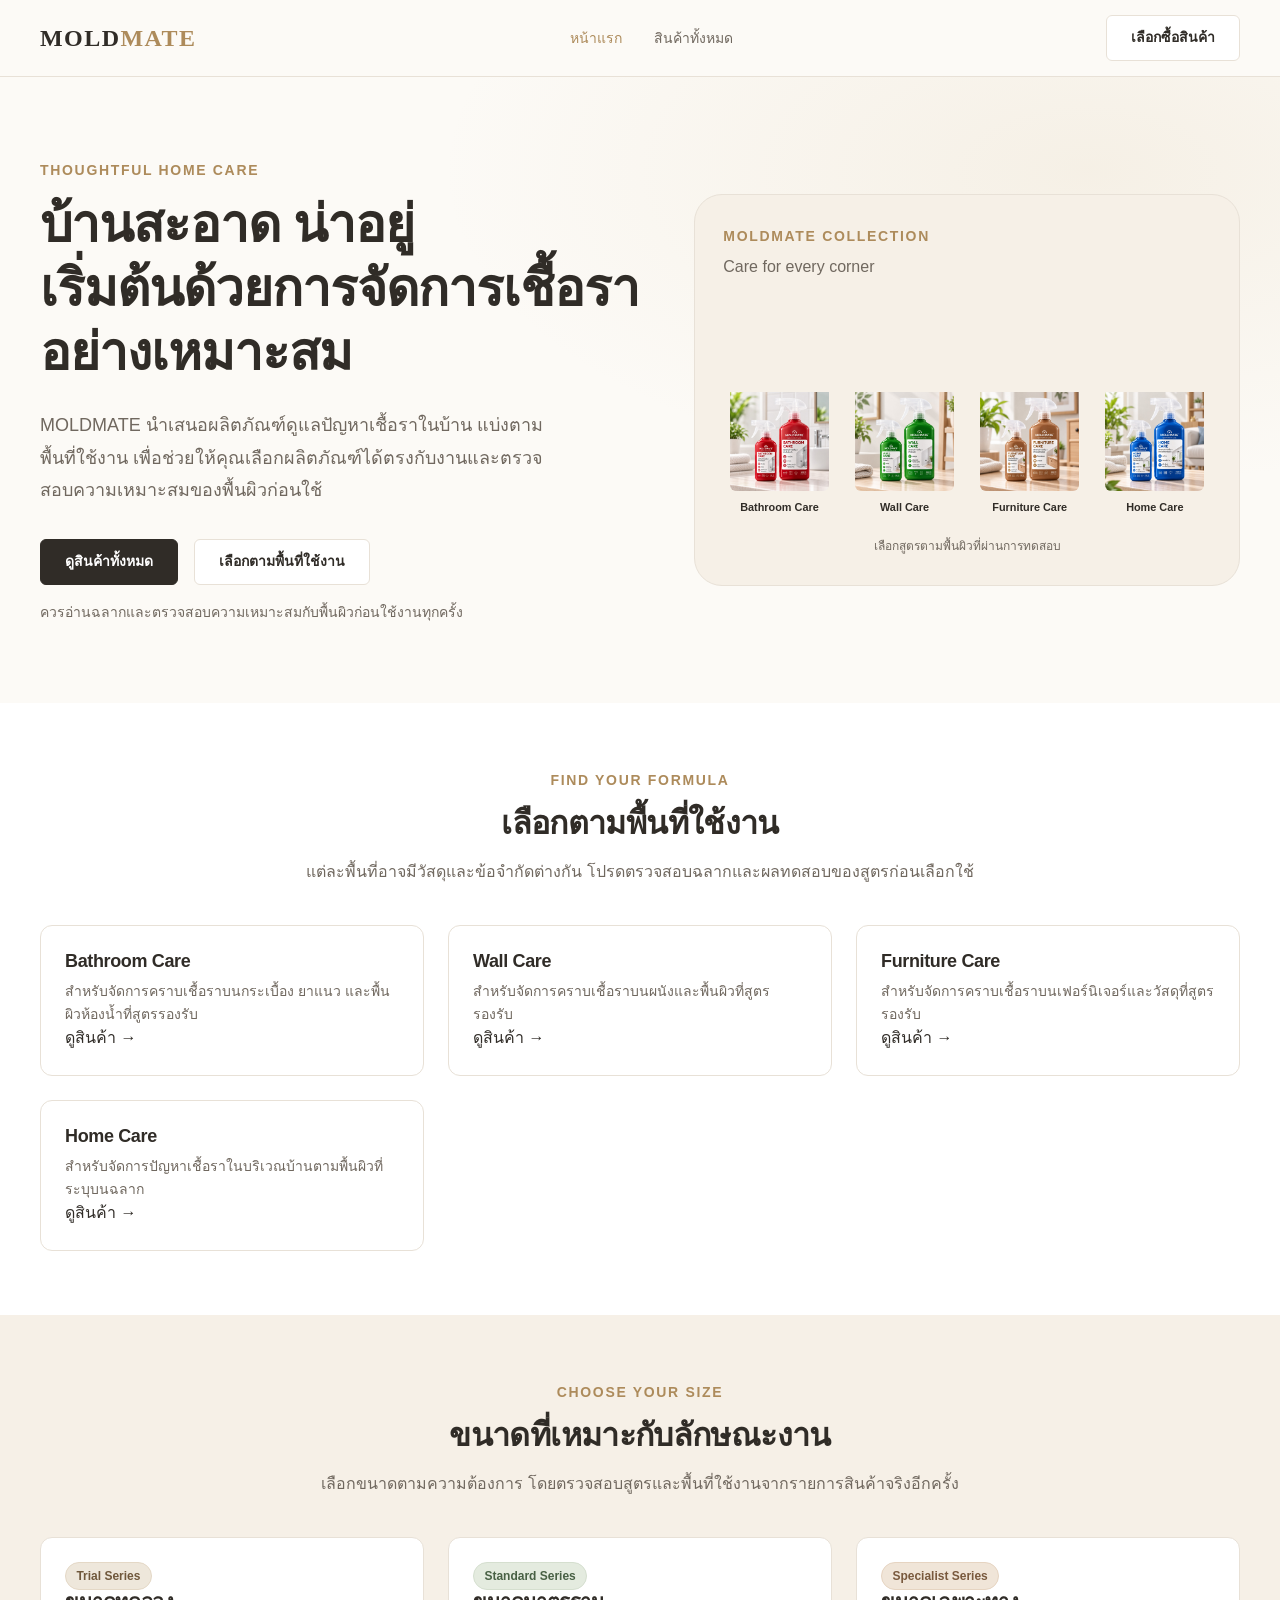
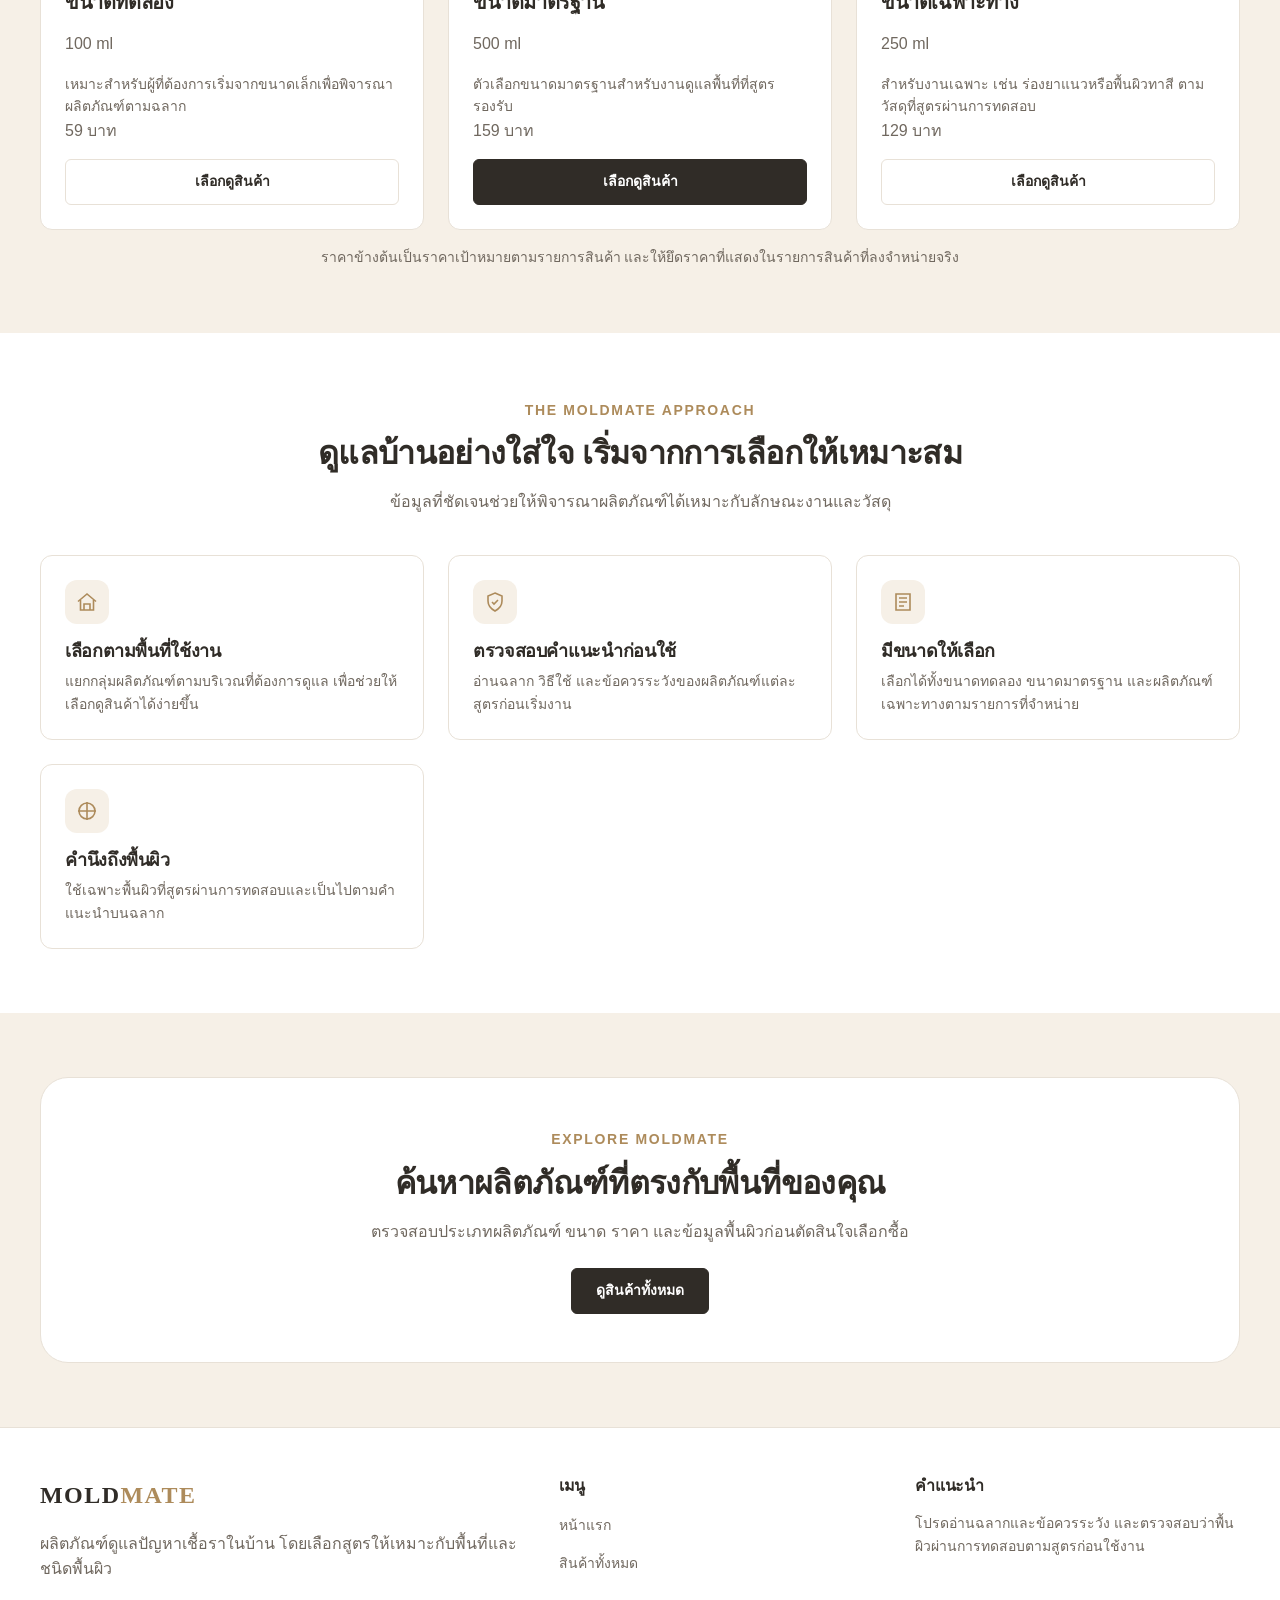
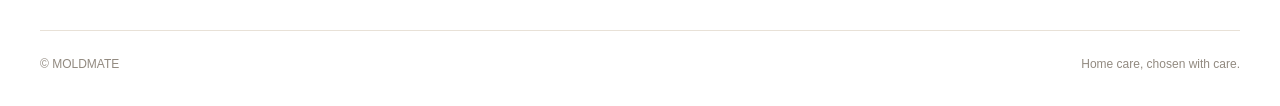
<file: index.html>
<!doctype html>
<html lang="th">
<head>
  <meta charset="utf-8">
  <meta name="viewport" content="width=device-width, initial-scale=1">
  <meta name="theme-color" content="#fcfaf6">
  <meta name="description" content="MOLDMATE ผลิตภัณฑ์ดูแลปัญหาเชื้อราในบ้าน เลือกสูตรตามพื้นที่ใช้งานและชนิดพื้นผิวที่รองรับ">
  <title>MOLDMATE | บ้านสะอาด น่าอยู่</title>
  <link rel="stylesheet" href="style.css">
  <script src="script.js" defer></script>
</head>
<body>
  <header class="site-header">
    <div class="container header-inner">
      <a class="site-logo" href="index.html" aria-label="MOLDMATE หน้าแรก">MOLD<span>MATE</span></a>
      <nav class="site-nav" aria-label="เมนูหลัก">
        <a href="index.html" aria-current="page">หน้าแรก</a>
        <a href="product.html">สินค้าทั้งหมด</a>
      </nav>
      <div class="header-actions">
        <a class="btn btn-secondary" href="product.html">เลือกซื้อสินค้า</a>
      </div>
    </div>
  </header>

  <main>
    <section class="hero">
      <div class="container hero-inner">
        <div class="hero-content">
          <span class="eyebrow">Thoughtful Home Care</span>
          <h1 class="hero-title">บ้านสะอาด น่าอยู่<br>เริ่มต้นด้วยการจัดการเชื้อราอย่างเหมาะสม</h1>
          <p class="hero-description">
            MOLDMATE นำเสนอผลิตภัณฑ์ดูแลปัญหาเชื้อราในบ้าน แบ่งตามพื้นที่ใช้งาน
            เพื่อช่วยให้คุณเลือกผลิตภัณฑ์ได้ตรงกับงานและตรวจสอบความเหมาะสมของพื้นผิวก่อนใช้
          </p>
          <div class="flex flex-wrap gap-md">
            <a class="btn btn-primary" href="product.html">ดูสินค้าทั้งหมด</a>
            <a class="btn btn-secondary" href="#product-types">เลือกตามพื้นที่ใช้งาน</a>
          </div>
          <p class="text-small mt-4 mb-0">ควรอ่านฉลากและตรวจสอบความเหมาะสมกับพื้นผิวก่อนใช้งานทุกครั้ง</p>
        </div>

        <div class="hero-media" aria-label="ผลิตภัณฑ์ MOLDMATE 4 ประเภท">
          <div class="hero-collection">
            <div class="hero-collection-heading">
              <span class="eyebrow">MOLDMATE COLLECTION</span>
              <p>Care for every corner</p>
            </div>
            <div class="hero-bottles">
              <a class="hero-product" href="product.html?category=bathroom">
                <img src="images/bathroom.jpg" alt="MOLDMATE Bathroom Care" loading="eager">
                <span>Bathroom Care</span>
              </a>
              <a class="hero-product" href="product.html?category=wall">
                <img src="images/wall.jpg" alt="MOLDMATE Wall Care" loading="eager">
                <span>Wall Care</span>
              </a>
              <a class="hero-product" href="product.html?category=furniture">
                <img src="images/furniture.jpg" alt="MOLDMATE Furniture Care" loading="eager">
                <span>Furniture Care</span>
              </a>
              <a class="hero-product" href="product.html?category=home">
                <img src="images/home.jpg" alt="MOLDMATE Home Care" loading="eager">
                <span>Home Care</span>
              </a>
            </div>
            <p class="hero-collection-note">เลือกสูตรตามพื้นผิวที่ผ่านการทดสอบ</p>
          </div>
        </div>
    </section>

    <section class="section section--white" id="product-types">
      <div class="container">
        <div class="section-header">
          <span class="eyebrow">Find Your Formula</span>
          <h2 class="section-title">เลือกตามพื้นที่ใช้งาน</h2>
          <p class="section-description">
            แต่ละพื้นที่อาจมีวัสดุและข้อจำกัดต่างกัน โปรดตรวจสอบฉลากและผลทดสอบของสูตรก่อนเลือกใช้
          </p>
        </div>

        <div class="feature-grid category-grid">
          <article class="feature-card category-card category-card--bathroom">
            <span class="category-mark" aria-hidden="true"></span>
            <h3 class="feature-title">Bathroom Care</h3>
            <p class="feature-description">สำหรับจัดการคราบเชื้อราบนกระเบื้อง ยาแนว และพื้นผิวห้องน้ำที่สูตรรองรับ</p>
            <a class="category-link" href="product.html?category=bathroom">ดูสินค้า <span aria-hidden="true">→</span></a>
          </article>

          <article class="feature-card category-card category-card--wall">
            <span class="category-mark" aria-hidden="true"></span>
            <h3 class="feature-title">Wall Care</h3>
            <p class="feature-description">สำหรับจัดการคราบเชื้อราบนผนังและพื้นผิวที่สูตรรองรับ</p>
            <a class="category-link" href="product.html?category=wall">ดูสินค้า <span aria-hidden="true">→</span></a>
          </article>

          <article class="feature-card category-card category-card--furniture">
            <span class="category-mark" aria-hidden="true"></span>
            <h3 class="feature-title">Furniture Care</h3>
            <p class="feature-description">สำหรับจัดการคราบเชื้อราบนเฟอร์นิเจอร์และวัสดุที่สูตรรองรับ</p>
            <a class="category-link" href="product.html?category=furniture">ดูสินค้า <span aria-hidden="true">→</span></a>
          </article>

          <article class="feature-card category-card category-card--home">
            <span class="category-mark" aria-hidden="true"></span>
            <h3 class="feature-title">Home Care</h3>
            <p class="feature-description">สำหรับจัดการปัญหาเชื้อราในบริเวณบ้านตามพื้นผิวที่ระบุบนฉลาก</p>
            <a class="category-link" href="product.html?category=home">ดูสินค้า <span aria-hidden="true">→</span></a>
          </article>
        </div>
      </div>
    </section>

    <section class="section section--cream" id="product-sizes">
      <div class="container">
        <div class="section-header">
          <span class="eyebrow">Choose Your Size</span>
          <h2 class="section-title">ขนาดที่เหมาะกับลักษณะงาน</h2>
          <p class="section-description">เลือกขนาดตามความต้องการ โดยตรวจสอบสูตรและพื้นที่ใช้งานจากรายการสินค้าจริงอีกครั้ง</p>
        </div>

        <div class="feature-grid size-grid">
          <article class="feature-card size-card">
            <span class="product-badge product-badge--trial">Trial Series</span>
            <h3 class="size-card-title">ขนาดทดลอง</h3>
            <p class="size-card-volume">100 ml</p>
            <p class="feature-description">เหมาะสำหรับผู้ที่ต้องการเริ่มจากขนาดเล็กเพื่อพิจารณาผลิตภัณฑ์ตามฉลาก</p>
            <p class="size-card-price">59 บาท</p>
            <a class="btn btn-secondary btn-block" href="product.html">เลือกดูสินค้า</a>
          </article>

          <article class="feature-card size-card size-card--featured">
            <span class="product-badge product-badge--standard">Standard Series</span>
            <h3 class="size-card-title">ขนาดมาตรฐาน</h3>
            <p class="size-card-volume">500 ml</p>
            <p class="feature-description">ตัวเลือกขนาดมาตรฐานสำหรับงานดูแลพื้นที่ที่สูตรรองรับ</p>
            <p class="size-card-price">159 บาท</p>
            <a class="btn btn-primary btn-block" href="product.html">เลือกดูสินค้า</a>
          </article>

          <article class="feature-card size-card">
            <span class="product-badge product-badge--specialist">Specialist Series</span>
            <h3 class="size-card-title">ขนาดเฉพาะทาง</h3>
            <p class="size-card-volume">250 ml</p>
            <p class="feature-description">สำหรับงานเฉพาะ เช่น ร่องยาแนวหรือพื้นผิวทาสี ตามวัสดุที่สูตรผ่านการทดสอบ</p>
            <p class="size-card-price">129 บาท</p>
            <a class="btn btn-secondary btn-block" href="product.html?category=specialist">เลือกดูสินค้า</a>
          </article>
        </div>
        <p class="text-small text-center mt-4 mb-0">ราคาข้างต้นเป็นราคาเป้าหมายตามรายการสินค้า และให้ยึดราคาที่แสดงในรายการสินค้าที่ลงจำหน่ายจริง</p>
      </div>
    </section>

    <section class="section section--white" id="brand-values">
      <div class="container">
        <div class="section-header">
          <span class="eyebrow">The MOLDMATE Approach</span>
          <h2 class="section-title">ดูแลบ้านอย่างใส่ใจ เริ่มจากการเลือกให้เหมาะสม</h2>
          <p class="section-description">ข้อมูลที่ชัดเจนช่วยให้พิจารณาผลิตภัณฑ์ได้เหมาะกับลักษณะงานและวัสดุ</p>
        </div>

        <div class="feature-grid">
          <article class="feature-card">
            <span class="feature-icon" aria-hidden="true">
              <svg viewBox="0 0 24 24" width="24" height="24" fill="none" stroke="currentColor" stroke-width="1.6"><path d="M3 11.5 12 4l9 7.5"/><path d="M5.5 10v10h13V10M9 20v-6h6v6"/></svg>
            </span>
            <h3 class="feature-title">เลือกตามพื้นที่ใช้งาน</h3>
            <p class="feature-description">แยกกลุ่มผลิตภัณฑ์ตามบริเวณที่ต้องการดูแล เพื่อช่วยให้เลือกดูสินค้าได้ง่ายขึ้น</p>
          </article>

          <article class="feature-card">
            <span class="feature-icon" aria-hidden="true">
              <svg viewBox="0 0 24 24" width="24" height="24" fill="none" stroke="currentColor" stroke-width="1.6"><path d="M12 3 19 6v5c0 4.5-2.9 7.8-7 10-4.1-2.2-7-5.5-7-10V6l7-3Z"/><path d="m9 12 2 2 4-4"/></svg>
            </span>
            <h3 class="feature-title">ตรวจสอบคำแนะนำก่อนใช้</h3>
            <p class="feature-description">อ่านฉลาก วิธีใช้ และข้อควรระวังของผลิตภัณฑ์แต่ละสูตรก่อนเริ่มงาน</p>
          </article>

          <article class="feature-card">
            <span class="feature-icon" aria-hidden="true">
              <svg viewBox="0 0 24 24" width="24" height="24" fill="none" stroke="currentColor" stroke-width="1.6"><path d="M5 4h14v16H5z"/><path d="M8 8h8M8 12h8M8 16h5"/></svg>
            </span>
            <h3 class="feature-title">มีขนาดให้เลือก</h3>
            <p class="feature-description">เลือกได้ทั้งขนาดทดลอง ขนาดมาตรฐาน และผลิตภัณฑ์เฉพาะทางตามรายการที่จำหน่าย</p>
          </article>

          <article class="feature-card">
            <span class="feature-icon" aria-hidden="true">
              <svg viewBox="0 0 24 24" width="24" height="24" fill="none" stroke="currentColor" stroke-width="1.6"><path d="M12 3v18M3 12h18"/><circle cx="12" cy="12" r="8"/></svg>
            </span>
            <h3 class="feature-title">คำนึงถึงพื้นผิว</h3>
            <p class="feature-description">ใช้เฉพาะพื้นผิวที่สูตรผ่านการทดสอบและเป็นไปตามคำแนะนำบนฉลาก</p>
          </article>
        </div>
      </div>
    </section>

    <section class="cta-section">
      <div class="container">
        <div class="cta-panel">
          <span class="eyebrow">Explore MOLDMATE</span>
          <h2 class="cta-title">ค้นหาผลิตภัณฑ์ที่ตรงกับพื้นที่ของคุณ</h2>
          <p class="cta-description">ตรวจสอบประเภทผลิตภัณฑ์ ขนาด ราคา และข้อมูลพื้นผิวก่อนตัดสินใจเลือกซื้อ</p>
          <a class="btn btn-primary" href="product.html">ดูสินค้าทั้งหมด</a>
        </div>
      </div>
    </section>
  </main>

  <footer class="site-footer">
    <div class="container">
      <div class="footer-grid">
        <div>
          <a class="site-logo" href="index.html">MOLD<span>MATE</span></a>
          <p class="mt-4">ผลิตภัณฑ์ดูแลปัญหาเชื้อราในบ้าน โดยเลือกสูตรให้เหมาะกับพื้นที่และชนิดพื้นผิว</p>
        </div>
        <div>
          <h2 class="footer-heading">เมนู</h2>
          <ul class="footer-links">
            <li><a href="index.html">หน้าแรก</a></li>
            <li><a href="product.html">สินค้าทั้งหมด</a></li>
          </ul>
        </div>
        <div>
          <h2 class="footer-heading">คำแนะนำ</h2>
          <p class="text-small">โปรดอ่านฉลากและข้อควรระวัง และตรวจสอบว่าพื้นผิวผ่านการทดสอบตามสูตรก่อนใช้งาน</p>
        </div>
      </div>
      <div class="footer-bottom">
        <span>© MOLDMATE</span>
        <span>Home care, chosen with care.</span>
      </div>
    </div>
  </footer>
</body>
</html>
</file>
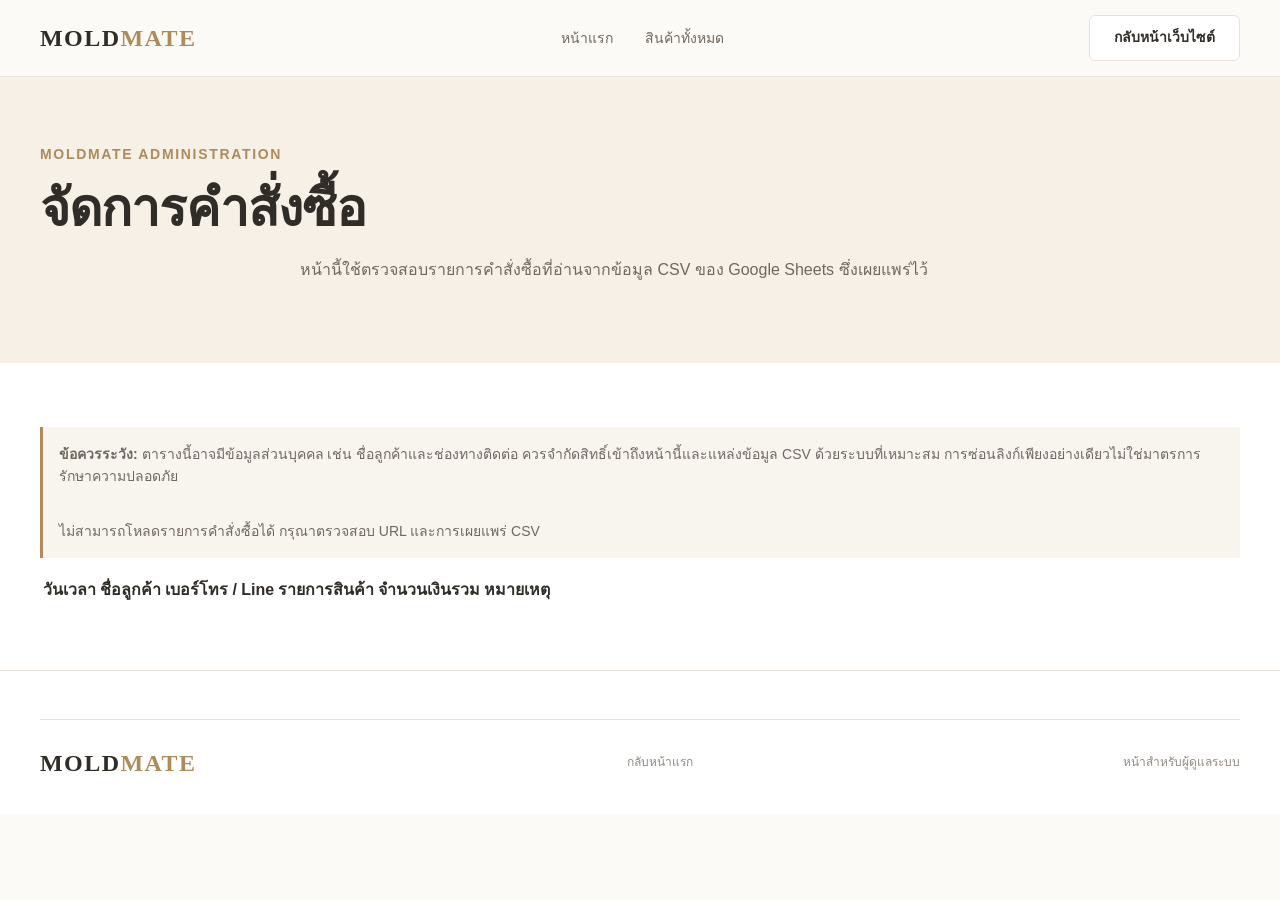
<file: admin.html>
<!doctype html>
<html lang="th">
<head>
  <meta charset="utf-8">
  <meta name="viewport" content="width=device-width, initial-scale=1">
  <meta name="theme-color" content="#fcfaf6">
  <meta name="description" content="หน้าสำหรับผู้ดูแลระบบเพื่อตรวจสอบรายการคำสั่งซื้อ MOLDMATE">
  <title>จัดการคำสั่งซื้อ | MOLDMATE</title>
  <link rel="stylesheet" href="style.css">
  <script src="script.js" defer></script>
</head>
<body>
  <header class="site-header">
    <div class="container header-inner">
      <a class="site-logo" href="index.html" aria-label="MOLDMATE หน้าแรก">MOLD<span>MATE</span></a>
      <nav class="site-nav" aria-label="เมนูหลัก">
        <a href="index.html">หน้าแรก</a>
        <a href="product.html">สินค้าทั้งหมด</a>
      </nav>
      <div class="header-actions">
        <a class="btn btn-secondary" href="index.html">กลับหน้าเว็บไซต์</a>
      </div>
    </div>
  </header>

  <main>
    <section class="section section--cream">
      <div class="container">
        <span class="eyebrow">MOLDMATE Administration</span>
        <h1 class="section-title">จัดการคำสั่งซื้อ</h1>
        <p class="section-description">หน้านี้ใช้ตรวจสอบรายการคำสั่งซื้อที่อ่านจากข้อมูล CSV ของ Google Sheets ซึ่งเผยแพร่ไว้</p>
      </div>
    </section>

    <section class="section section--white admin-section">
      <div class="container">
        <div class="admin-warning notice" role="note">
          <p><strong>ข้อควรระวัง:</strong> ตารางนี้อาจมีข้อมูลส่วนบุคคล เช่น ชื่อลูกค้าและช่องทางติดต่อ ควรจำกัดสิทธิ์เข้าถึงหน้านี้และแหล่งข้อมูล CSV ด้วยระบบที่เหมาะสม การซ่อนลิงก์เพียงอย่างเดียวไม่ใช่มาตรการรักษาความปลอดภัย</p>
        </div>

        <p id="ordersStatus" class="notice" role="status" aria-live="polite">กำลังโหลดรายการคำสั่งซื้อ...</p>

        <div class="admin-table-wrap" role="region" aria-label="ตารางรายการคำสั่งซื้อ" tabindex="0">
          <table id="ordersTable" class="admin-table">
            <thead>
              <tr>
                <th scope="col">วันเวลา</th>
                <th scope="col">ชื่อลูกค้า</th>
                <th scope="col">เบอร์โทร / Line</th>
                <th scope="col">รายการสินค้า</th>
                <th scope="col">จำนวนเงินรวม</th>
                <th scope="col">หมายเหตุ</th>
              </tr>
            </thead>
            <tbody></tbody>
          </table>
        </div>
      </div>
    </section>
  </main>

  <footer class="site-footer">
    <div class="container footer-bottom">
      <a class="site-logo" href="index.html">MOLD<span>MATE</span></a>
      <a href="index.html">กลับหน้าแรก</a>
      <span>หน้าสำหรับผู้ดูแลระบบ</span>
    </div>
  </footer>
</body>
</html>
</file>
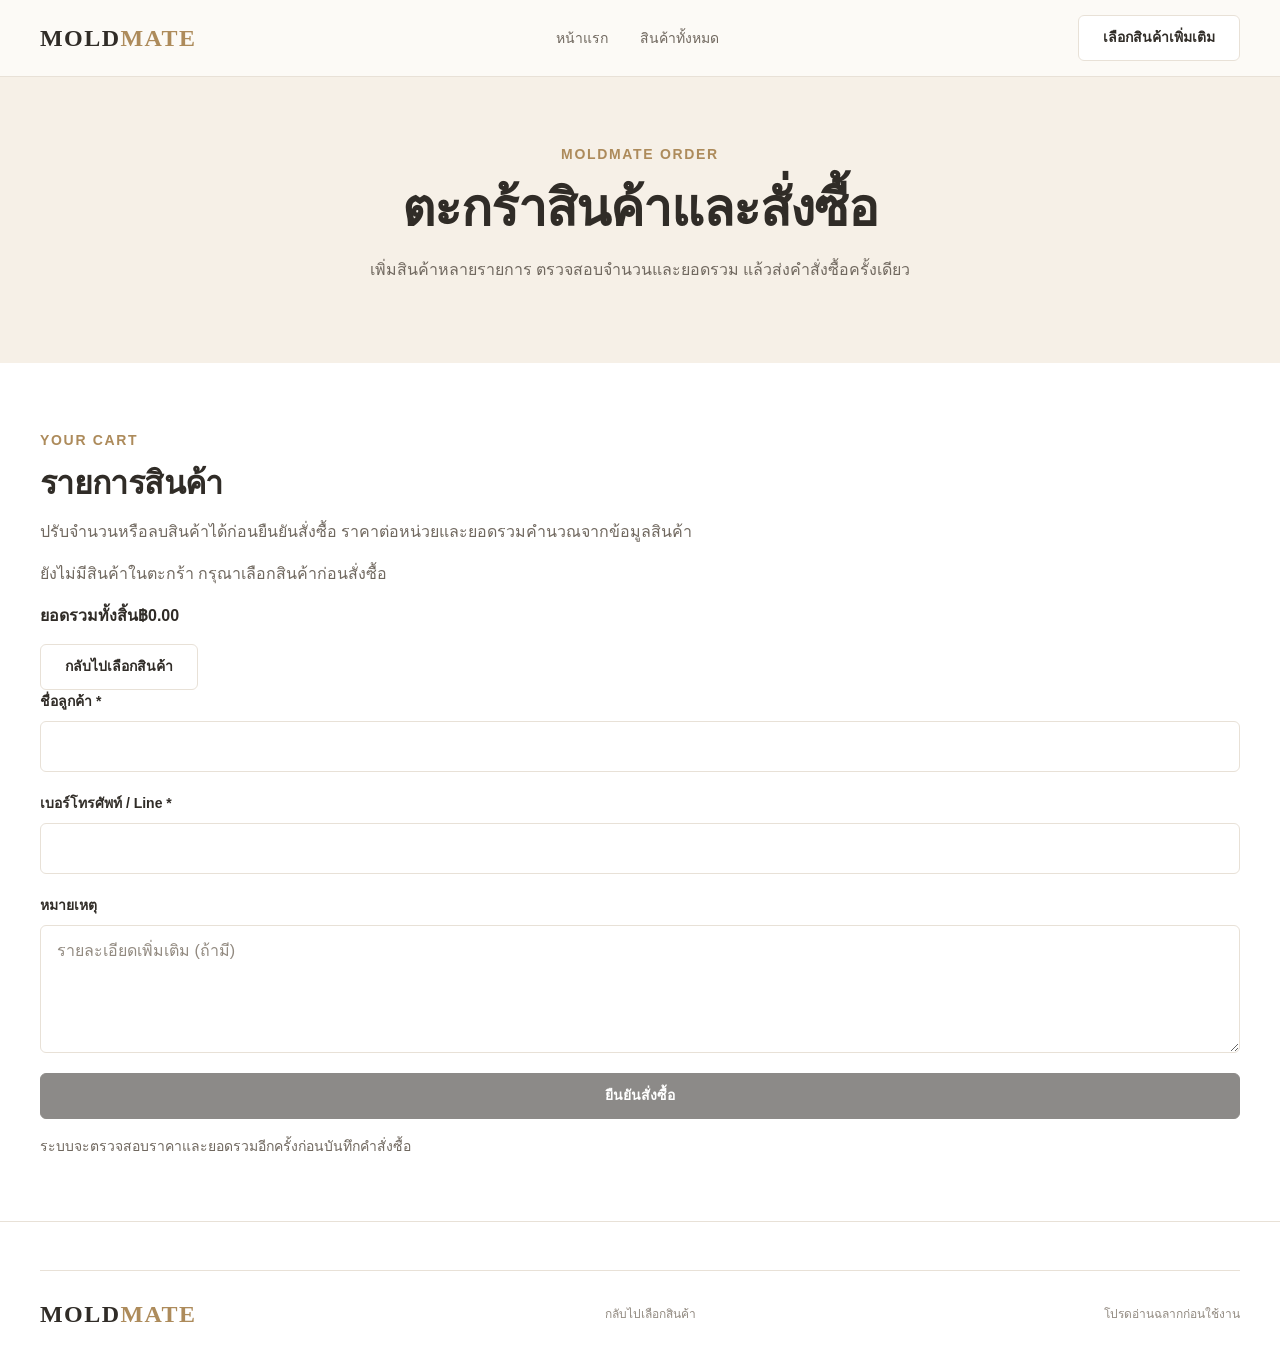
<file: order.html>
<!doctype html>
<html lang="th"><head><meta charset="utf-8"><meta name="viewport" content="width=device-width, initial-scale=1"><meta name="theme-color" content="#fcfaf6"><meta name="description" content="ตะกร้าสินค้าและแบบฟอร์มสั่งซื้อผลิตภัณฑ์ MOLDMATE"><title>ตะกร้าและสั่งซื้อ | MOLDMATE</title><link rel="stylesheet" href="style.css"><script src="script.js" defer></script></head>
<body><header class="site-header"><div class="container header-inner"><a class="site-logo" href="index.html">MOLD<span>MATE</span></a><nav class="site-nav" aria-label="เมนูหลัก"><a href="index.html">หน้าแรก</a><a href="product.html">สินค้าทั้งหมด</a></nav><div class="header-actions"><a class="btn btn-secondary" href="product.html">เลือกสินค้าเพิ่มเติม</a></div></div></header>
<main><section class="section section--cream"><div class="container text-center"><span class="eyebrow">MOLDMATE Order</span><h1 class="section-title">ตะกร้าสินค้าและสั่งซื้อ</h1><p class="section-description">เพิ่มสินค้าหลายรายการ ตรวจสอบจำนวนและยอดรวม แล้วส่งคำสั่งซื้อครั้งเดียว</p></div></section>
<section class="section section--white"><div class="container order-layout"><div class="order-intro"><span class="eyebrow">Your Cart</span><h2>รายการสินค้า</h2><p>ปรับจำนวนหรือลบสินค้าได้ก่อนยืนยันสั่งซื้อ ราคาต่อหน่วยและยอดรวมคำนวณจากข้อมูลสินค้า</p><div id="cartItems" class="cart-items" aria-live="polite"></div><div class="cart-total-row"><strong>ยอดรวมทั้งสิ้น</strong><strong id="cartGrandTotal">฿0.00</strong></div><p id="cartStatus" class="notice" role="status" aria-live="polite" hidden></p><a class="btn btn-secondary mt-4" href="product.html">กลับไปเลือกสินค้า</a></div>
<div class="order-form-panel"><form id="orderForm"><div class="form-group"><label class="form-label" for="customerName">ชื่อลูกค้า <span aria-hidden="true">*</span></label><input class="form-input" type="text" id="customerName" name="customerName" autocomplete="name" maxlength="120" required></div><div class="form-group"><label class="form-label" for="contact">เบอร์โทรศัพท์ / Line <span aria-hidden="true">*</span></label><input class="form-input" type="text" id="contact" name="contact" autocomplete="tel" maxlength="120" required></div><input type="hidden" id="items" name="items"><input type="hidden" id="total" name="total" value="0"><div class="form-group"><label class="form-label" for="note">หมายเหตุ</label><textarea class="form-textarea" id="note" name="note" rows="4" maxlength="1000" placeholder="รายละเอียดเพิ่มเติม (ถ้ามี)"></textarea></div><button class="btn btn-primary btn-block" id="submitOrder" type="submit">ยืนยันสั่งซื้อ</button><p class="text-small mt-4 mb-0">ระบบจะตรวจสอบราคาและยอดรวมอีกครั้งก่อนบันทึกคำสั่งซื้อ</p></form></div></div></section></main>
<footer class="site-footer"><div class="container footer-bottom"><a class="site-logo" href="index.html">MOLD<span>MATE</span></a><a href="product.html">กลับไปเลือกสินค้า</a><span>โปรดอ่านฉลากก่อนใช้งาน</span></div></footer></body></html>
</file>
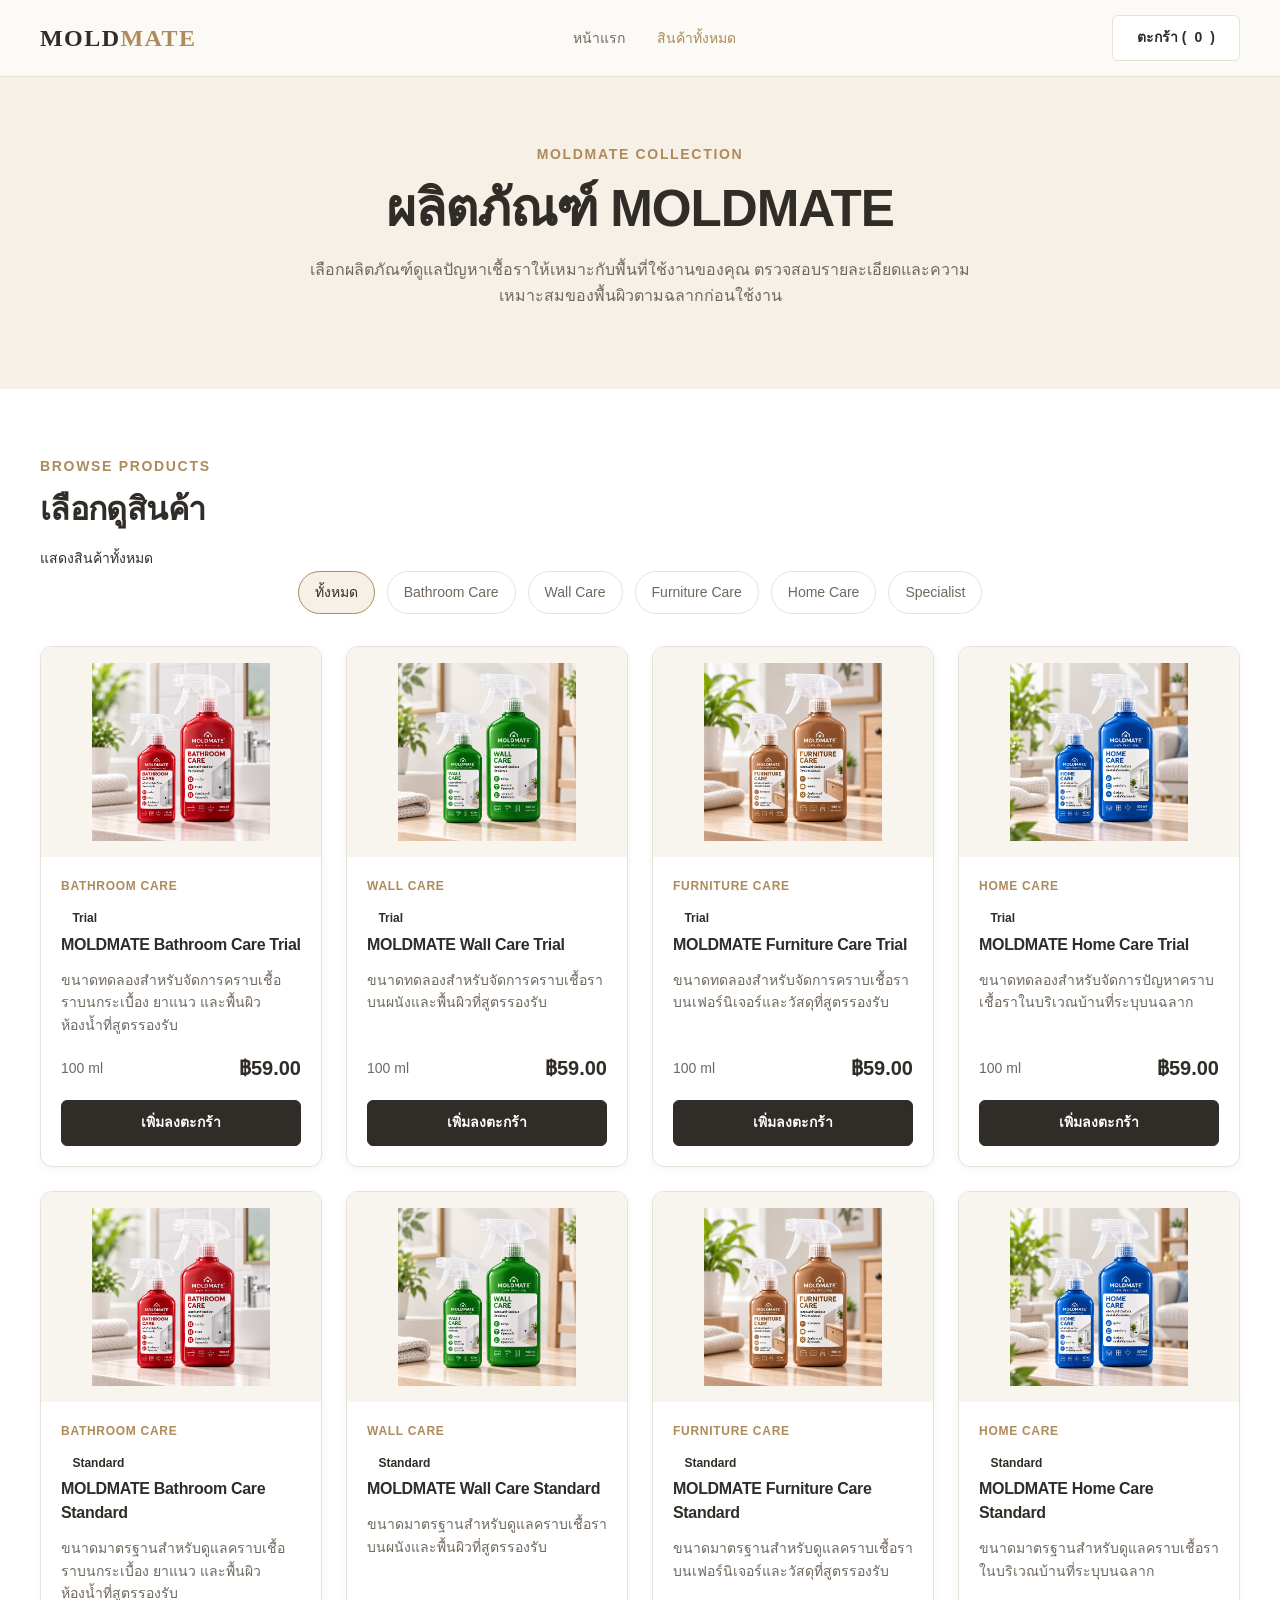
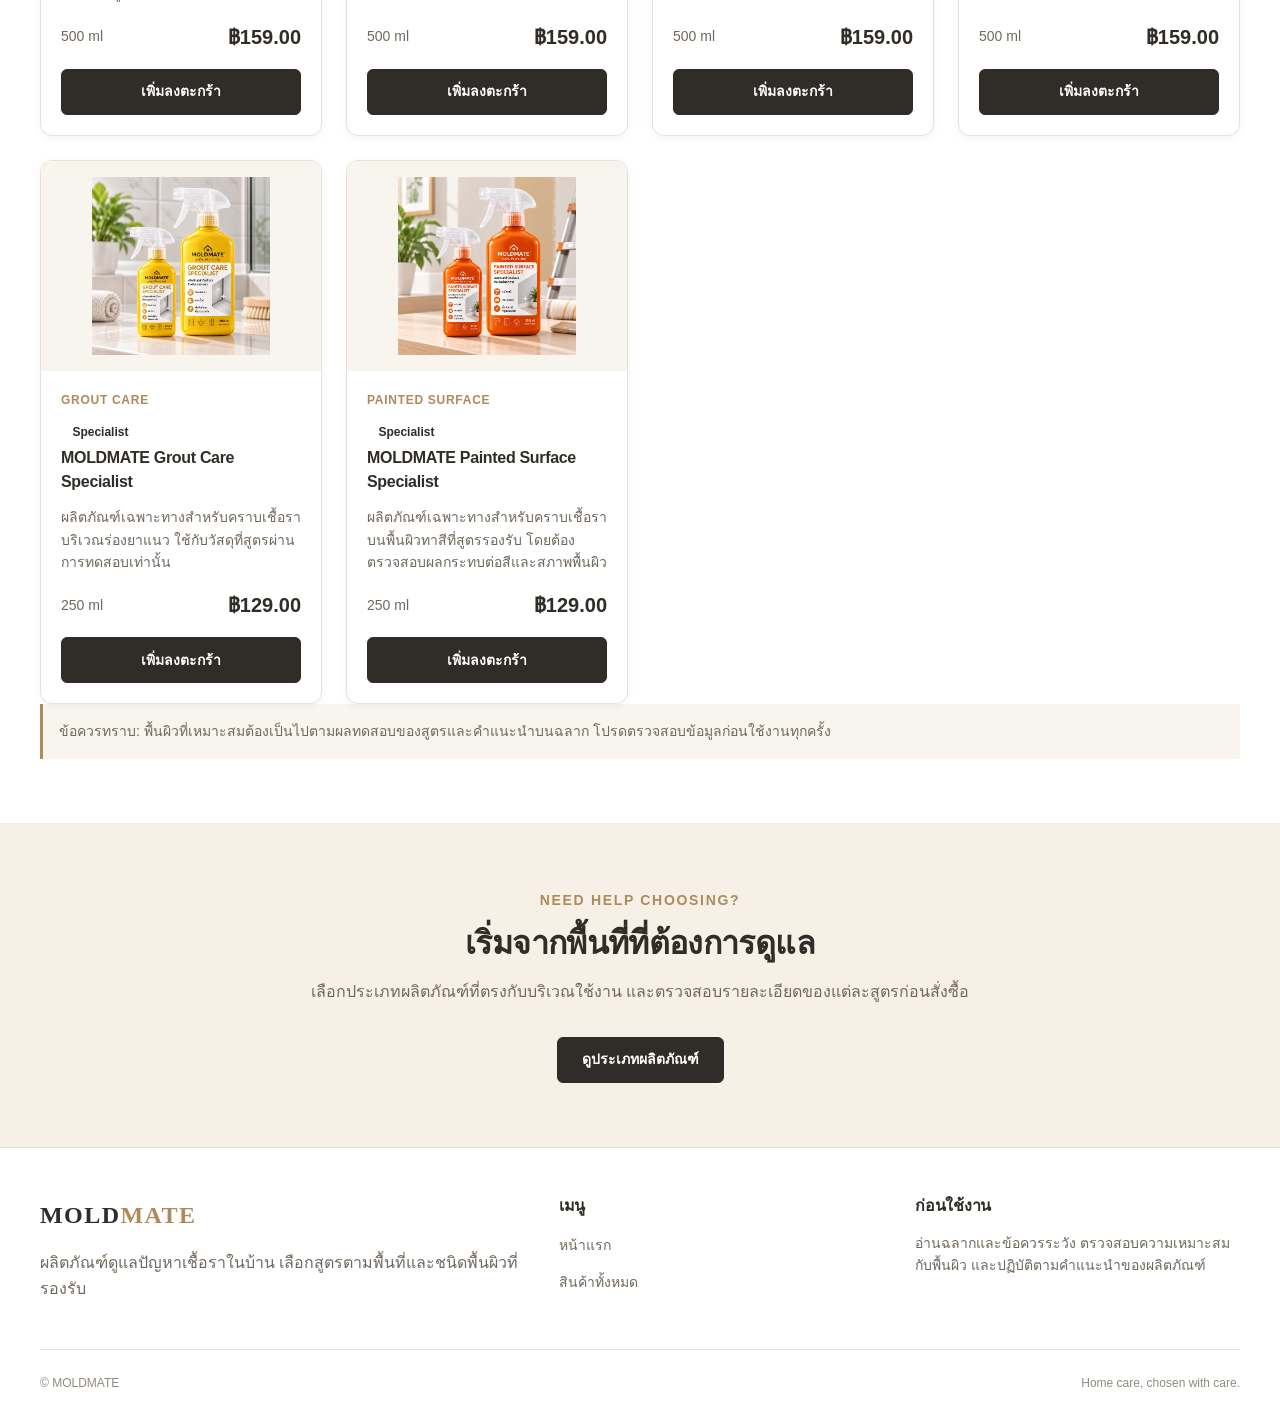
<file: product.html>
<!doctype html>
<html lang="th">
<head>
  <meta charset="utf-8">
  <meta name="viewport" content="width=device-width, initial-scale=1">
  <meta name="theme-color" content="#fcfaf6">
  <meta name="description" content="เลือกชมผลิตภัณฑ์ MOLDMATE สำหรับดูแลปัญหาเชื้อราในบ้าน แบ่งตามพื้นที่ใช้งานและขนาดสินค้า">
  <title>ผลิตภัณฑ์ MOLDMATE | สินค้าทั้งหมด</title>
  <link rel="stylesheet" href="style.css">
  <script src="script.js" defer></script>
</head>
<body>
  <header class="site-header">
    <div class="container header-inner">
      <a class="site-logo" href="index.html" aria-label="MOLDMATE หน้าแรก">MOLD<span>MATE</span></a>
      <nav class="site-nav" aria-label="เมนูหลัก">
        <a href="index.html">หน้าแรก</a>
        <a href="product.html" aria-current="page">สินค้าทั้งหมด</a>
      </nav>
      <div class="header-actions">
        <a class="btn btn-secondary" href="order.html">ตะกร้า (<span id="cartCount">0</span>)</a>
      </div>
    </div>
  </header>

  <main>
    <section class="section section--cream product-page-intro">
      <div class="container text-center">
        <span class="eyebrow">MOLDMATE Collection</span>
        <h1 class="section-title">ผลิตภัณฑ์ MOLDMATE</h1>
        <p class="section-description">
          เลือกผลิตภัณฑ์ดูแลปัญหาเชื้อราให้เหมาะกับพื้นที่ใช้งานของคุณ
          ตรวจสอบรายละเอียดและความเหมาะสมของพื้นผิวตามฉลากก่อนใช้งาน
        </p>
      </div>
    </section>

    <section class="section section--white product-section" aria-labelledby="product-list-heading">
      <div class="container">
        <div class="product-list-heading">
          <div>
            <span class="eyebrow">Browse Products</span>
            <h2 id="product-list-heading" class="section-title">เลือกดูสินค้า</h2>
          </div>
          <a class="text-small" href="product.html">แสดงสินค้าทั้งหมด</a>
        </div>

        <p id="cartNotice" class="notice" role="status" aria-live="polite" hidden></p>
        <div id="filter-bar" class="product-filters" aria-label="กรองสินค้าตามประเภท">
          <button class="filter-button" type="button" data-category-filter="all" aria-pressed="true">ทั้งหมด</button>
          <button class="filter-button" type="button" data-category-filter="Bathroom Care" aria-pressed="false">Bathroom Care</button>
          <button class="filter-button" type="button" data-category-filter="Wall Care" aria-pressed="false">Wall Care</button>
          <button class="filter-button" type="button" data-category-filter="Furniture Care" aria-pressed="false">Furniture Care</button>
          <button class="filter-button" type="button" data-category-filter="Home Care" aria-pressed="false">Home Care</button>
          <button class="filter-button" type="button" data-category-filter="Specialist" aria-pressed="false">Specialist</button>
        </div>

        <p id="productsStatus" class="notice" role="status" aria-live="polite" hidden></p>

        <!-- script.js จะสร้างการ์ดสินค้าจาก products.json ภายใน element นี้ -->
        <div id="product-list" class="product-grid" data-products-grid aria-live="polite"></div>

        <div class="notice product-surface-notice">
          <p>ข้อควรทราบ: พื้นผิวที่เหมาะสมต้องเป็นไปตามผลทดสอบของสูตรและคำแนะนำบนฉลาก โปรดตรวจสอบข้อมูลก่อนใช้งานทุกครั้ง</p>
        </div>
      </div>
    </section>

    <section class="section section--cream">
      <div class="container text-center">
        <span class="eyebrow">Need help choosing?</span>
        <h2 class="section-title">เริ่มจากพื้นที่ที่ต้องการดูแล</h2>
        <p class="section-description">เลือกประเภทผลิตภัณฑ์ที่ตรงกับบริเวณใช้งาน และตรวจสอบรายละเอียดของแต่ละสูตรก่อนสั่งซื้อ</p>
        <a class="btn btn-primary mt-4" href="index.html#product-types">ดูประเภทผลิตภัณฑ์</a>
      </div>
    </section>
  </main>

  <footer class="site-footer">
    <div class="container">
      <div class="footer-grid">
        <div>
          <a class="site-logo" href="index.html">MOLD<span>MATE</span></a>
          <p class="mt-4">ผลิตภัณฑ์ดูแลปัญหาเชื้อราในบ้าน เลือกสูตรตามพื้นที่และชนิดพื้นผิวที่รองรับ</p>
        </div>
        <div>
          <h2 class="footer-heading">เมนู</h2>
          <ul class="footer-links">
            <li><a href="index.html">หน้าแรก</a></li>
            <li><a href="product.html">สินค้าทั้งหมด</a></li>
          </ul>
        </div>
        <div>
          <h2 class="footer-heading">ก่อนใช้งาน</h2>
          <p class="text-small">อ่านฉลากและข้อควรระวัง ตรวจสอบความเหมาะสมกับพื้นผิว และปฏิบัติตามคำแนะนำของผลิตภัณฑ์</p>
        </div>
      </div>
      <div class="footer-bottom">
        <span>© MOLDMATE</span>
        <span>Home care, chosen with care.</span>
      </div>
    </div>
  </footer>
</body>
</html>
</file>
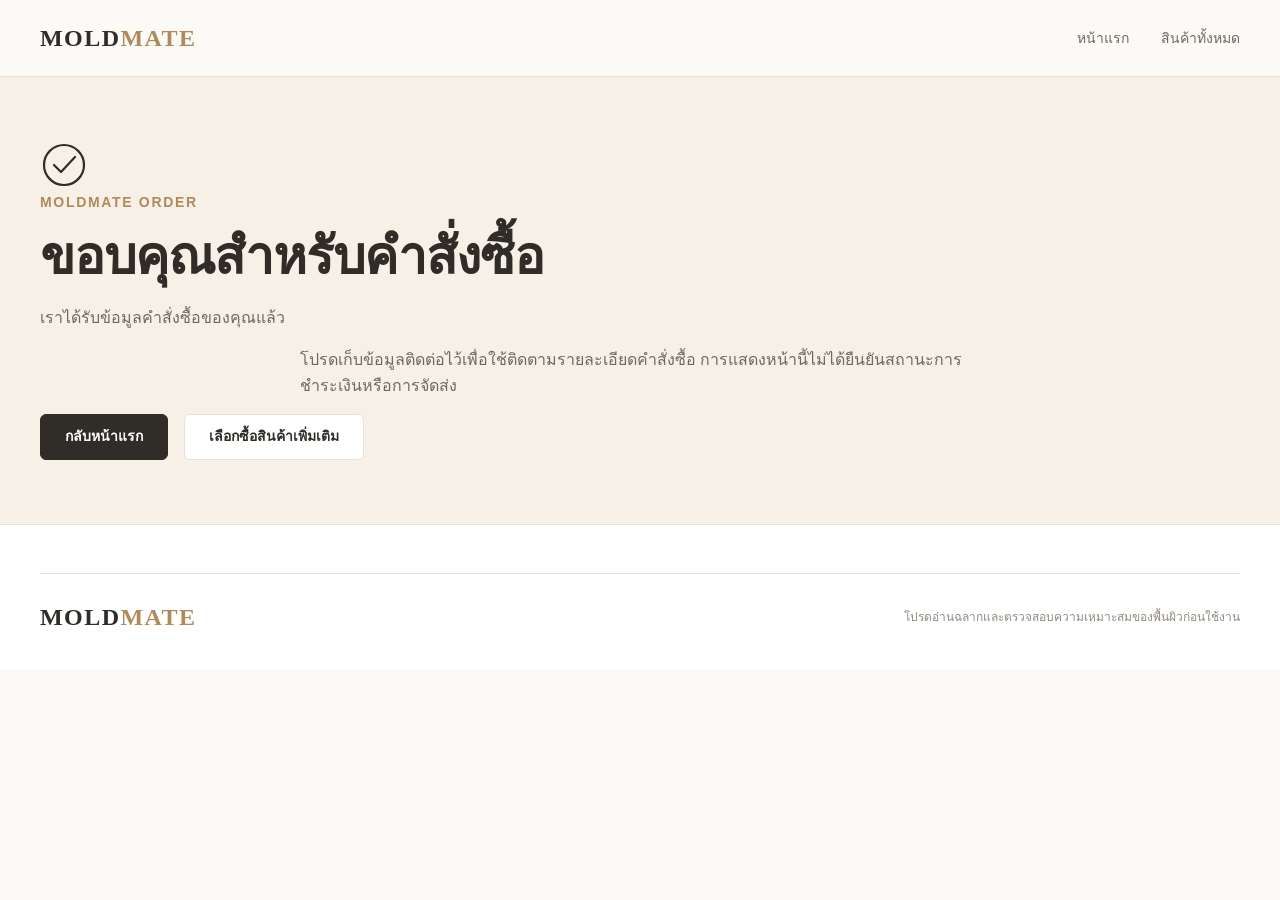
<file: thankyou.html>
<!doctype html>
<html lang="th">
<head>
  <meta charset="utf-8">
  <meta name="viewport" content="width=device-width, initial-scale=1">
  <meta name="theme-color" content="#fcfaf6">
  <meta name="description" content="รับทราบข้อมูลคำสั่งซื้อ MOLDMATE">
  <title>ขอบคุณสำหรับคำสั่งซื้อ | MOLDMATE</title>
  <link rel="stylesheet" href="style.css">
  <script src="script.js" defer></script>
</head>
<body>
  <header class="site-header">
    <div class="container header-inner">
      <a class="site-logo" href="index.html" aria-label="MOLDMATE หน้าแรก">MOLD<span>MATE</span></a>
      <nav class="site-nav" aria-label="เมนูหลัก">
        <a href="index.html">หน้าแรก</a>
        <a href="product.html">สินค้าทั้งหมด</a>
      </nav>
    </div>
  </header>

  <main>
    <section class="section section--cream thankyou-section">
      <div class="container">
        <div class="thankyou-panel">
          <div class="thankyou-icon" aria-hidden="true">
            <svg viewBox="0 0 48 48" width="48" height="48" fill="none" stroke="currentColor" stroke-width="2.2" stroke-linecap="round" stroke-linejoin="round">
              <circle cx="24" cy="24" r="20"></circle>
              <path d="m14 24 7 7 14-15"></path>
            </svg>
          </div>
          <span class="eyebrow">MOLDMATE Order</span>
          <h1 class="section-title">ขอบคุณสำหรับคำสั่งซื้อ</h1>
          <p class="thankyou-message">เราได้รับข้อมูลคำสั่งซื้อของคุณแล้ว</p>
          <p class="section-description">โปรดเก็บข้อมูลติดต่อไว้เพื่อใช้ติดตามรายละเอียดคำสั่งซื้อ การแสดงหน้านี้ไม่ได้ยืนยันสถานะการชำระเงินหรือการจัดส่ง</p>
          <div class="flex flex-wrap gap-md justify-center thankyou-actions">
            <a class="btn btn-primary" href="index.html">กลับหน้าแรก</a>
            <a class="btn btn-secondary" href="product.html">เลือกซื้อสินค้าเพิ่มเติม</a>
          </div>
        </div>
      </div>
    </section>
  </main>

  <footer class="site-footer">
    <div class="container footer-bottom">
      <a class="site-logo" href="index.html">MOLD<span>MATE</span></a>
      <span>โปรดอ่านฉลากและตรวจสอบความเหมาะสมของพื้นผิวก่อนใช้งาน</span>
    </div>
  </footer>
</body>
</html>
</file>
<file: style.css>
/* ========================================
   MOLDMATE - Global Stylesheet
   Modern, clean and professional home care
   ======================================== */

/* 1. Design Tokens */
:root {
  --color-white: #ffffff;
  --color-ivory: #fcfaf6;
  --color-cream: #f6f0e7;
  --color-beige: #e9dece;
  --color-bronze: #ad8b5b;
  --color-gold-light: #d8c29b;

  --color-text: #302c27;
  --color-text-secondary: #70685f;
  --color-text-muted: #928a80;
  --color-border: #e8e1d7;
  --color-surface: #ffffff;
  --color-surface-alt: #f8f5ef;

  --color-bathroom: #b94d4d;
  --color-wall: #648363;
  --color-furniture: #ae8c6c;
  --color-home: #547ca7;
  --color-grout: #a85c55;
  --color-painted-surface: #6d8b6a;

  --color-trial: #eee7db;
  --color-standard: #e4ebdf;
  --color-specialist: #f0e5d8;

  --font-body: "Noto Sans Thai", "Tahoma", sans-serif;
  --font-heading: "Noto Sans Thai", "Georgia", serif;
  --font-brand: "Georgia", "Times New Roman", serif;

  --font-size-xs: 0.75rem;
  --font-size-sm: 0.875rem;
  --font-size-base: 1rem;
  --font-size-lg: 1.125rem;
  --font-size-xl: 1.25rem;
  --font-size-2xl: 1.5rem;
  --font-size-3xl: 2rem;
  --font-size-4xl: clamp(2rem, 4vw, 3.5rem);

  --line-height-tight: 1.25;
  --line-height-normal: 1.6;
  --line-height-loose: 1.8;

  --space-1: 0.25rem;
  --space-2: 0.5rem;
  --space-3: 0.75rem;
  --space-4: 1rem;
  --space-5: 1.25rem;
  --space-6: 1.5rem;
  --space-8: 2rem;
  --space-10: 2.5rem;
  --space-12: 3rem;
  --space-16: 4rem;
  --space-20: 5rem;

  --container-width: 1200px;
  --container-padding: 1.5rem;
  --header-height: 76px;

  --border-width: 1px;
  --radius-sm: 6px;
  --radius-md: 12px;
  --radius-lg: 20px;
  --radius-xl: 28px;
  --radius-pill: 999px;

  --shadow-sm: 0 2px 8px rgb(48 44 39 / 5%);
  --shadow-md: 0 8px 24px rgb(48 44 39 / 8%);
  --shadow-lg: 0 16px 40px rgb(48 44 39 / 12%);

  --transition-fast: 180ms ease;
  --transition-normal: 280ms ease;
  --focus-ring: 0 0 0 3px rgb(173 139 91 / 30%);
}

/* 2. Reset and Base */
*,
*::before,
*::after {
  box-sizing: border-box;
}

html {
  scroll-behavior: smooth;
  scroll-padding-top: calc(var(--header-height) + 1rem);
  -webkit-text-size-adjust: 100%;
}

body {
  margin: 0;
  background-color: var(--color-ivory);
  color: var(--color-text);
  font-family: var(--font-body);
  font-size: var(--font-size-base);
  line-height: var(--line-height-normal);
  -webkit-font-smoothing: antialiased;
  -moz-osx-font-smoothing: grayscale;
}

img,
picture,
video,
svg {
  display: block;
  max-width: 100%;
}

img {
  height: auto;
}

button,
input,
select,
textarea {
  font: inherit;
}

button,
select {
  cursor: pointer;
}

button {
  color: inherit;
}

a {
  color: inherit;
  text-decoration: none;
}

p,
h1,
h2,
h3,
h4,
h5,
h6 {
  margin-top: 0;
}

ul,
ol {
  padding-left: 1.5rem;
}

[hidden] {
  display: none !important;
}

::selection {
  background: var(--color-beige);
  color: var(--color-text);
}

:focus-visible {
  outline: none;
  box-shadow: var(--focus-ring);
}

/* 3. Typography */
h1,
h2,
h3,
h4,
h5,
h6 {
  margin-bottom: var(--space-4);
  font-weight: 600;
  line-height: var(--line-height-tight);
  letter-spacing: -0.02em;
}

h1 { font-size: var(--font-size-4xl); }
h2 { font-size: var(--font-size-3xl); }
h3 { font-size: var(--font-size-xl); }
h4 { font-size: var(--font-size-lg); }

p {
  margin-bottom: var(--space-4);
  color: var(--color-text-secondary);
}

small,
.text-small {
  font-size: var(--font-size-sm);
}

.text-muted { color: var(--color-text-muted); }
.text-secondary { color: var(--color-text-secondary); }
.text-center { text-align: center; }

.eyebrow {
  display: inline-block;
  margin-bottom: var(--space-3);
  color: var(--color-bronze);
  font-size: var(--font-size-sm);
  font-weight: 600;
  letter-spacing: 0.12em;
  text-transform: uppercase;
}

.section-title {
  margin-bottom: var(--space-4);
  color: var(--color-text);
}

.section-description {
  max-width: 680px;
  margin-right: auto;
  margin-left: auto;
  color: var(--color-text-secondary);
}

.brand-name {
  font-family: var(--font-brand);
  font-size: 1.75rem;
  font-weight: 700;
  letter-spacing: 0.06em;
}

/* 4. Layout */
.container {
  width: min(
    calc(100% - 2 * var(--container-padding)),
    var(--container-width)
  );
  margin-inline: auto;
}

.section { padding-block: var(--space-16); }
.section--cream { background-color: var(--color-cream); }
.section--white { background-color: var(--color-white); }

.section-header {
  margin-bottom: var(--space-10);
  text-align: center;
}

.stack > * + * { margin-top: var(--space-4); }
.flex { display: flex; }
.flex-wrap { flex-wrap: wrap; }
.items-center { align-items: center; }
.justify-between { justify-content: space-between; }
.gap-sm { gap: var(--space-2); }
.gap-md { gap: var(--space-4); }
.gap-lg { gap: var(--space-8); }

/* 5. Header and Navigation */
.site-header {
  position: sticky;
  z-index: 100;
  top: 0;
  width: 100%;
  min-height: var(--header-height);
  border-bottom: var(--border-width) solid var(--color-border);
  background-color: rgb(252 250 246 / 95%);
  backdrop-filter: blur(12px);
}

.header-inner {
  display: flex;
  min-height: var(--header-height);
  align-items: center;
  justify-content: space-between;
  gap: var(--space-6);
}

.site-logo {
  flex-shrink: 0;
  color: var(--color-text);
  font-family: var(--font-brand);
  font-size: 1.5rem;
  font-weight: 700;
  letter-spacing: 0.06em;
}

.site-logo span { color: var(--color-bronze); }

.site-nav {
  display: flex;
  align-items: center;
  gap: var(--space-8);
}

.site-nav a {
  color: var(--color-text-secondary);
  font-size: var(--font-size-sm);
  transition: color var(--transition-fast);
}

.site-nav a:hover,
.site-nav a[aria-current="page"] {
  color: var(--color-bronze);
}

.header-actions {
  display: flex;
  align-items: center;
  gap: var(--space-3);
}

/* 6. Hero Section */
.hero {
  overflow: hidden;
  padding-block: var(--space-20);
  background:
    radial-gradient(
      ellipse at 85% 15%,
      rgb(216 194 155 / 18%),
      transparent 42%
    ),
    var(--color-ivory);
}

.hero-inner {
  display: grid;
  grid-template-columns: minmax(0, 1fr) minmax(0, 0.9fr);
  align-items: center;
  gap: var(--space-12);
}

.hero-content { max-width: 600px; }

.hero-title {
  margin-bottom: var(--space-6);
  font-size: var(--font-size-4xl);
}

.hero-description {
  max-width: 520px;
  margin-bottom: var(--space-8);
  font-size: var(--font-size-lg);
  line-height: var(--line-height-loose);
}

.hero-media {
  overflow: hidden;
  border: var(--border-width) solid var(--color-border);
  border-radius: var(--radius-xl);
  background-color: var(--color-cream);
}

.hero-media img {
  width: 100%;
  aspect-ratio: 4 / 3;
  object-fit: cover;
}

/* 7. Buttons */
.btn {
  display: inline-flex;
  min-height: 46px;
  align-items: center;
  justify-content: center;
  gap: var(--space-2);
  padding: 0.75rem 1.5rem;
  border: var(--border-width) solid transparent;
  border-radius: var(--radius-sm);
  font-size: var(--font-size-sm);
  font-weight: 600;
  line-height: 1.4;
  text-align: center;
  transition:
    background-color var(--transition-fast),
    border-color var(--transition-fast),
    color var(--transition-fast),
    box-shadow var(--transition-fast);
}

.btn-primary {
  border-color: var(--color-text);
  background-color: var(--color-text);
  color: var(--color-white);
}

.btn-primary:hover {
  border-color: #4b4238;
  background-color: #4b4238;
}

.btn-secondary {
  border-color: var(--color-border);
  background-color: var(--color-white);
  color: var(--color-text);
}

.btn-secondary:hover {
  border-color: var(--color-bronze);
  background-color: var(--color-cream);
}

.btn-accent {
  border-color: var(--color-bronze);
  background-color: var(--color-bronze);
  color: var(--color-white);
}

.btn-accent:hover {
  border-color: #927247;
  background-color: #927247;
}

.btn:disabled,
.btn[aria-disabled="true"] {
  cursor: not-allowed;
  opacity: 0.55;
}

.btn-block { width: 100%; }

/* 8. Product Collection and Grid */
.product-section { padding-block: var(--space-16); }

.product-grid {
  display: grid;
  grid-template-columns: repeat(4, minmax(0, 1fr));
  gap: var(--space-6);
}

.product-group { margin-bottom: var(--space-12); }
.product-group:last-child { margin-bottom: 0; }

.product-group-header {
  display: flex;
  align-items: center;
  justify-content: space-between;
  gap: var(--space-4);
  margin-bottom: var(--space-6);
  padding-bottom: var(--space-4);
  border-bottom: var(--border-width) solid var(--color-border);
}

.product-group-title {
  margin-bottom: 0;
  font-size: var(--font-size-2xl);
}

.product-group-description {
  margin-top: var(--space-2);
  margin-bottom: 0;
  font-size: var(--font-size-sm);
}

/* 9. Product Cards */
.product-card {
  display: flex;
  min-width: 0;
  flex-direction: column;
  overflow: hidden;
  border: var(--border-width) solid var(--color-border);
  border-radius: var(--radius-md);
  background-color: var(--color-surface);
  box-shadow: var(--shadow-sm);
  transition:
    transform var(--transition-normal),
    box-shadow var(--transition-normal),
    border-color var(--transition-normal);
}

.product-card:hover {
  transform: translateY(-3px);
  border-color: var(--color-beige);
  box-shadow: var(--shadow-md);
}

.product-card-media {
  position: relative;
  overflow: hidden;
  background-color: var(--color-surface-alt);
  aspect-ratio: 4 / 3;
}

.product-card-image {
  width: 100%;
  height: 100%;
  object-fit: contain;
  padding: var(--space-4);
  transition: transform var(--transition-normal);
}

.product-card:hover .product-card-image {
  transform: scale(1.035);
}

.product-card-body {
  display: flex;
  flex: 1;
  flex-direction: column;
  align-items: flex-start;
  padding: var(--space-5);
}

.product-card-category {
  margin-bottom: var(--space-2);
  color: var(--color-bronze);
  font-size: var(--font-size-xs);
  font-weight: 600;
  letter-spacing: 0.06em;
  text-transform: uppercase;
}

.product-card-title {
  margin-bottom: var(--space-3);
  font-size: var(--font-size-base);
  line-height: 1.5;
  overflow-wrap: anywhere;
}

.product-card-description {
  flex: 1;
  margin-bottom: var(--space-4);
  font-size: var(--font-size-sm);
  line-height: var(--line-height-normal);
  overflow-wrap: anywhere;
}

.product-card-meta {
  display: flex;
  width: 100%;
  align-items: center;
  justify-content: space-between;
  gap: var(--space-2);
  margin-bottom: var(--space-4);
}

.product-size {
  color: var(--color-text-secondary);
  font-size: var(--font-size-sm);
}

.product-price {
  color: var(--color-text);
  font-size: var(--font-size-xl);
  font-weight: 700;
  white-space: nowrap;
}

.product-card .btn { margin-top: auto; }

/* 10. Product Category Accents */
.product-card[data-category="Bathroom Care"] {
  --product-accent: var(--color-bathroom);
}

.product-card[data-category="Wall Care"] {
  --product-accent: var(--color-wall);
}

.product-card[data-category="Furniture Care"] {
  --product-accent: var(--color-furniture);
}

.product-card[data-category="Home Care"] {
  --product-accent: var(--color-home);
}

.product-card[data-category="Grout Care"] {
  --product-accent: var(--color-grout);
}

.product-card[data-category="Painted Surface"] {
  --product-accent: var(--color-painted-surface);
}

.product-card-category,
.product-card .product-accent {
  color: var(--product-accent, var(--color-bronze));
}

.product-card-accent-line {
  width: 36px;
  height: 3px;
  margin-bottom: var(--space-3);
  border: 0;
  background-color: var(--product-accent, var(--color-bronze));
}

/* 11. Usage Type Badges */
.product-badge {
  display: inline-flex;
  align-items: center;
  justify-content: center;
  padding: 0.3rem 0.65rem;
  border: var(--border-width) solid transparent;
  border-radius: var(--radius-pill);
  font-size: var(--font-size-xs);
  font-weight: 600;
  line-height: 1.4;
}

.product-badge--trial {
  border-color: #e4d8c6;
  background-color: var(--color-trial);
  color: #6f573b;
}

.product-badge--standard {
  border-color: #d5dfcf;
  background-color: var(--color-standard);
  color: #486044;
}

.product-badge--specialist {
  border-color: #e6d4c1;
  background-color: var(--color-specialist);
  color: #79593d;
}

/* 12. Product Filters */
.product-filters {
  display: flex;
  flex-wrap: wrap;
  align-items: center;
  justify-content: center;
  gap: var(--space-3);
  margin-bottom: var(--space-8);
}

.filter-button {
  min-height: 42px;
  padding: 0.6rem 1rem;
  border: var(--border-width) solid var(--color-border);
  border-radius: var(--radius-pill);
  background-color: var(--color-white);
  color: var(--color-text-secondary);
  font-size: var(--font-size-sm);
  transition:
    background-color var(--transition-fast),
    border-color var(--transition-fast),
    color var(--transition-fast);
}

.filter-button:hover,
.filter-button[aria-pressed="true"] {
  border-color: var(--color-bronze);
  background-color: var(--color-cream);
  color: var(--color-text);
}

/* 13. Forms and Inputs */
.form-group {
  display: flex;
  flex-direction: column;
  gap: var(--space-2);
  margin-bottom: var(--space-5);
}

.form-label {
  color: var(--color-text);
  font-size: var(--font-size-sm);
  font-weight: 600;
}

.form-input,
.form-select,
.form-textarea {
  width: 100%;
  min-height: 46px;
  padding: 0.75rem 1rem;
  border: var(--border-width) solid var(--color-border);
  border-radius: var(--radius-sm);
  background-color: var(--color-white);
  color: var(--color-text);
  transition:
    border-color var(--transition-fast),
    box-shadow var(--transition-fast);
}

.form-textarea {
  min-height: 120px;
  resize: vertical;
}

.form-input::placeholder,
.form-textarea::placeholder {
  color: var(--color-text-muted);
}

.form-input:focus,
.form-select:focus,
.form-textarea:focus {
  border-color: var(--color-bronze);
  outline: none;
  box-shadow: var(--focus-ring);
}

/* 14. Informational Panels */
.info-panel {
  padding: var(--space-6);
  border: var(--border-width) solid var(--color-border);
  border-radius: var(--radius-md);
  background-color: var(--color-white);
}

.info-panel--cream { background-color: var(--color-cream); }

.notice {
  padding: var(--space-4);
  border-left: 3px solid var(--color-bronze);
  background-color: var(--color-surface-alt);
  color: var(--color-text-secondary);
  font-size: var(--font-size-sm);
}

.notice p:last-child { margin-bottom: 0; }

/* 15. Benefits and Features */
.feature-grid {
  display: grid;
  grid-template-columns: repeat(3, minmax(0, 1fr));
  gap: var(--space-6);
}

.feature-card {
  padding: var(--space-6);
  border: var(--border-width) solid var(--color-border);
  border-radius: var(--radius-md);
  background-color: var(--color-white);
}

.feature-icon {
  display: inline-flex;
  width: 44px;
  height: 44px;
  align-items: center;
  justify-content: center;
  margin-bottom: var(--space-4);
  border-radius: var(--radius-md);
  background-color: var(--color-cream);
  color: var(--color-bronze);
}

.feature-title {
  margin-bottom: var(--space-2);
  font-size: var(--font-size-lg);
}

.feature-description {
  margin-bottom: 0;
  font-size: var(--font-size-sm);
}

/* 16. Call to Action */
.cta-section {
  padding-block: var(--space-16);
  background-color: var(--color-cream);
}

.cta-panel {
  padding: var(--space-12);
  border: var(--border-width) solid var(--color-border);
  border-radius: var(--radius-xl);
  background-color: var(--color-white);
  text-align: center;
}

.cta-title { margin-bottom: var(--space-4); }

.cta-description {
  max-width: 600px;
  margin-inline: auto;
  margin-bottom: var(--space-6);
}

/* 17. Footer */
.site-footer {
  padding-top: var(--space-12);
  padding-bottom: var(--space-8);
  border-top: var(--border-width) solid var(--color-border);
  background-color: var(--color-white);
}

.footer-grid {
  display: grid;
  grid-template-columns: 1.5fr 1fr 1fr;
  gap: var(--space-8);
  padding-bottom: var(--space-8);
}

.footer-heading {
  margin-bottom: var(--space-4);
  font-size: var(--font-size-base);
}

.footer-links {
  display: flex;
  flex-direction: column;
  gap: var(--space-3);
  padding: 0;
  list-style: none;
}

.footer-links a {
  color: var(--color-text-secondary);
  font-size: var(--font-size-sm);
  transition: color var(--transition-fast);
}

.footer-links a:hover { color: var(--color-bronze); }

.footer-bottom {
  display: flex;
  flex-wrap: wrap;
  align-items: center;
  justify-content: space-between;
  gap: var(--space-4);
  padding-top: var(--space-6);
  border-top: var(--border-width) solid var(--color-border);
  color: var(--color-text-muted);
  font-size: var(--font-size-xs);
}

/* 18. Utility Classes */
.w-full { width: 100%; }
.max-w-readable { max-width: 720px; }
.mx-auto { margin-inline: auto; }
.mt-4 { margin-top: var(--space-4); }
.mb-0 { margin-bottom: 0; }
.mb-4 { margin-bottom: var(--space-4); }
.mb-8 { margin-bottom: var(--space-8); }
.rounded { border-radius: var(--radius-md); }
.border { border: var(--border-width) solid var(--color-border); }
.bg-white { background-color: var(--color-white); }
.bg-cream { background-color: var(--color-cream); }

/* 19. Responsive: Tablet */
@media (max-width: 1024px) {
  :root { --container-padding: 1.25rem; }

  .product-grid {
    grid-template-columns: repeat(3, minmax(0, 1fr));
    gap: var(--space-5);
  }

  .hero-inner { gap: var(--space-8); }

  .feature-grid {
    grid-template-columns: repeat(2, minmax(0, 1fr));
  }

  .site-nav { gap: var(--space-4); }
}

/* 20. Responsive: Mobile */
@media (max-width: 768px) {
  :root {
    --header-height: 64px;
    --container-padding: 1rem;
  }

  .section { padding-block: var(--space-12); }
  .site-nav { gap: var(--space-3); }
  .site-nav a { font-size: var(--font-size-xs); }
  .header-inner { gap: var(--space-3); }
  .site-logo { font-size: 1.25rem; }
  .hero { padding-block: var(--space-12); }

  .hero-inner {
    grid-template-columns: 1fr;
    gap: var(--space-8);
  }

  .hero-content { max-width: 100%; }

  .hero-media {
    max-width: 560px;
    margin-inline: auto;
  }

  .product-grid {
    grid-template-columns: repeat(2, minmax(0, 1fr));
    gap: var(--space-4);
  }

  .product-card-body { padding: var(--space-4); }
  .product-card-title { font-size: var(--font-size-sm); }
  .product-card-description { font-size: var(--font-size-xs); }
  .product-price { font-size: var(--font-size-lg); }

  .product-group-header {
    align-items: flex-start;
    flex-direction: column;
  }

  .feature-grid { grid-template-columns: 1fr; }

  .footer-grid {
    grid-template-columns: repeat(2, minmax(0, 1fr));
  }

  .cta-panel { padding: var(--space-8); }
}

/* 21. Responsive: Small Mobile */
@media (max-width: 480px) {
  .brand-name { font-size: 1.25rem; }
  .site-nav { gap: var(--space-2); }

  .header-actions .btn {
    min-height: 40px;
    padding: 0.5rem 0.75rem;
    font-size: var(--font-size-xs);
  }

  .hero-description { font-size: var(--font-size-base); }

  .product-grid { gap: var(--space-3); }
  .product-card-body { padding: var(--space-3); }

  .product-card-meta {
    align-items: flex-start;
    flex-direction: column;
  }

  .product-price { font-size: var(--font-size-lg); }

  .product-card .btn {
    width: 100%;
    min-height: 42px;
    padding-inline: var(--space-2);
    font-size: var(--font-size-xs);
  }

  .product-filters { justify-content: flex-start; }

  .footer-grid {
    grid-template-columns: 1fr;
    gap: var(--space-6);
  }

  .footer-bottom {
    align-items: flex-start;
    flex-direction: column;
  }

  .cta-panel { padding: var(--space-6); }
}

/* 22. Accessibility and Reduced Motion */
@media (prefers-reduced-motion: reduce) {
  *,
  *::before,
  *::after {
    scroll-behavior: auto !important;
    animation-duration: 0.01ms !important;
    animation-iteration-count: 1 !important;
    transition-duration: 0.01ms !important;
  }
}


/* MOLDMATE homepage product collection - compact real product images */
.hero-media {
  overflow: hidden;
  min-width: 0;
  border: 1px solid var(--color-border);
  border-radius: var(--radius-xl);
  background: var(--color-cream);
}

.hero-collection {
  padding: clamp(1rem, 2.2vw, 1.75rem);
}

.hero-collection-heading .eyebrow {
  margin-bottom: 0.4rem;
}

.hero-collection-heading p {
  margin-bottom: 1.25rem;
}

.hero-bottles {
  display: grid;
  grid-template-columns: repeat(4, minmax(0, 1fr));
  align-items: start;
  gap: clamp(0.35rem, 1vw, 0.8rem);
}

.hero-product {
  display: flex;
  min-width: 0;
  flex-direction: column;
  align-items: center;
  gap: 0.55rem;
  padding: 0.35rem;
  border: 1px solid transparent;
  border-radius: var(--radius-md);
  text-align: center;
  transition: background-color var(--transition-fast), border-color var(--transition-fast);
}

.hero-product:hover {
  border-color: var(--color-border);
  background: rgb(255 255 255 / 65%);
}

.hero-product img {
  display: block;
  width: 100%;
  height: clamp(115px, 15vw, 185px);
  object-fit: contain;
  object-position: center bottom;
  border-radius: var(--radius-sm);
  background: transparent;
}

.hero-product span {
  color: var(--color-text);
  font-size: clamp(0.65rem, 0.85vw, 0.8rem);
  font-weight: 600;
  line-height: 1.35;
  overflow-wrap: anywhere;
}

.hero-collection-note {
  margin: 1rem 0 0;
  font-size: var(--font-size-xs);
  text-align: center;
}

@media (max-width: 768px) {
  .hero-media { width: 100%; }
  .hero-bottles { gap: 0.4rem; }
  .hero-product { padding: 0.2rem; }
  .hero-product img { height: 145px; }
  .hero-product span { font-size: 0.7rem; }
}

@media (max-width: 380px) {
  .hero-product img { height: 115px; }
  .hero-product span { font-size: 0.62rem; }
}
</file>
